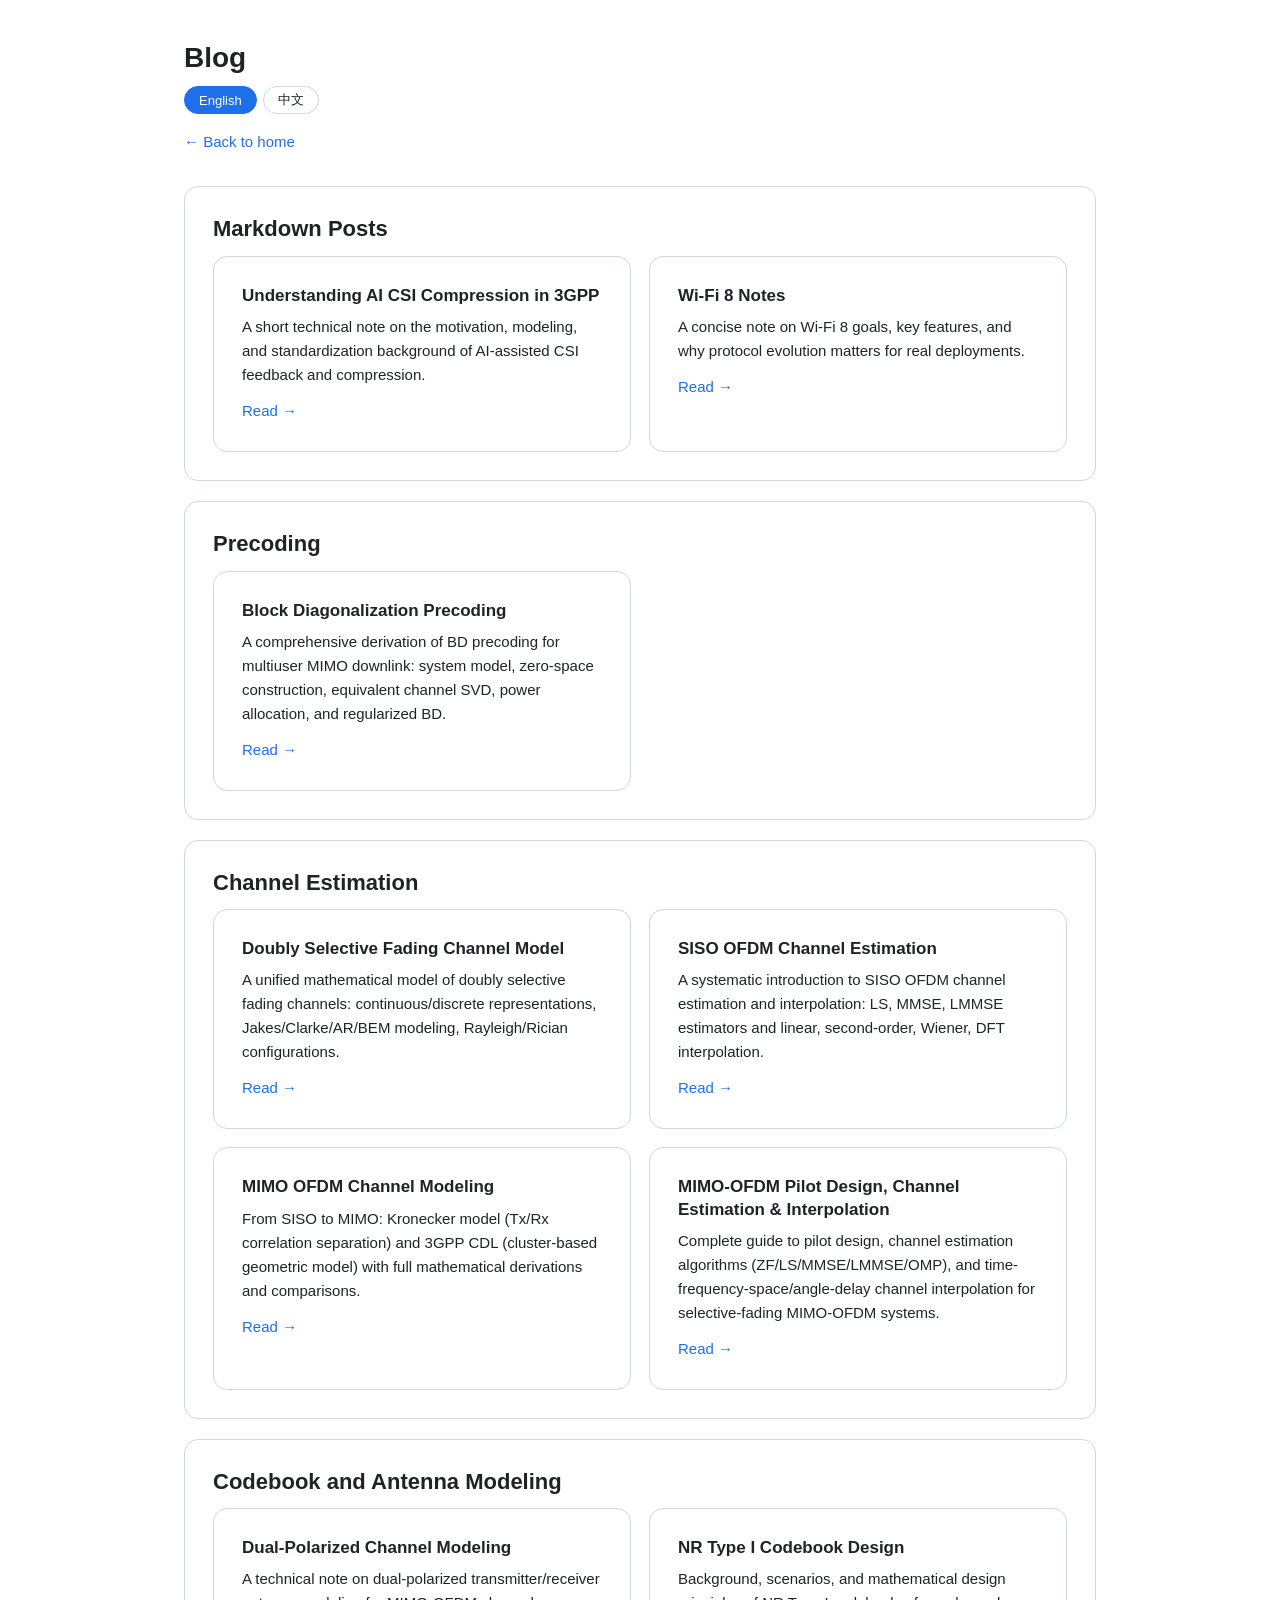
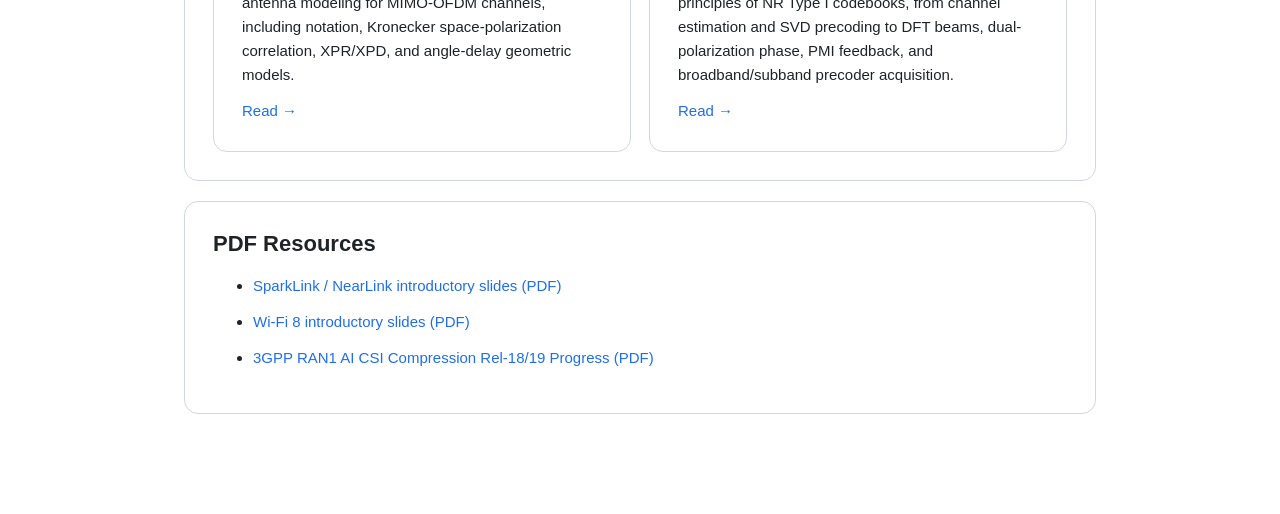
<file: blog.html>
<!doctype html>
<html lang="en">
<head>
  <meta charset="utf-8">
  <meta name="viewport" content="width=device-width, initial-scale=1">
  <title>Shicheng Hu — Blog</title>
  <link rel="stylesheet" href="https://cdnjs.cloudflare.com/ajax/libs/font-awesome/6.5.1/css/all.min.css">
  <link rel="stylesheet" href="stylesheets/styles.css">
</head>
<body>
  <div class="container">
    <header class="page-header">
      <h1 data-lang="en">Blog</h1>
      <h1 data-lang="zh">博客</h1>
      <div class="lang-toggle">
        <button type="button" data-lang-switch="en">English</button>
        <button type="button" data-lang-switch="zh">中文</button>
      </div>
      <p><a href="index.html" data-lang="en">← Back to home</a><a href="index.html" data-lang="zh">← 返回主页</a></p>
    </header>

    <!-- Markdown Posts -->
    <section class="card">
      <h2 data-lang="en">Markdown Posts</h2>
      <h2 data-lang="zh">Markdown 文章</h2>
      <div class="card-grid">
        <article class="card">
          <h3 data-lang="en">Understanding AI CSI Compression in 3GPP</h3>
          <h3 data-lang="zh">理解 3GPP 中的 AI CSI 压缩</h3>
          <p data-lang="en">A short technical note on the motivation, modeling, and standardization background of AI-assisted CSI feedback and compression.</p>
          <p data-lang="zh">一篇简短技术笔记，介绍 AI 辅助 CSI 反馈与压缩的动机、建模和标准化背景。</p>
          <a data-lang-link-en="blog-post.html?lang=en&post=ai-csi-compression" data-lang-link-zh="blog-post.html?lang=zh&post=ai-csi-compression" href="blog-post.html?lang=en&post=ai-csi-compression">Read →</a>
        </article>
        <article class="card">
          <h3 data-lang="en">Wi-Fi 8 Notes</h3>
          <h3 data-lang="zh">Wi-Fi 8 学习笔记</h3>
          <p data-lang="en">A concise note on Wi-Fi 8 goals, key features, and why protocol evolution matters for real deployments.</p>
          <p data-lang="zh">关于 Wi-Fi 8 目标、关键特性及其面向实际部署意义的一份简要笔记。</p>
          <a data-lang-link-en="blog-post.html?lang=en&post=wifi8-notes" data-lang-link-zh="blog-post.html?lang=zh&post=wifi8-notes" href="blog-post.html?lang=en&post=wifi8-notes">Read →</a>
        </article>
      </div>
    </section>

    <!-- Precoding -->
    <section class="card" id="precoding">
      <h2 data-lang="en">Precoding</h2>
      <h2 data-lang="zh">预编码</h2>
      <div class="card-grid">
        <article class="card">
          <h3 data-lang="en">Block Diagonalization Precoding</h3>
          <h3 data-lang="zh">块对角化预编码</h3>
          <p data-lang="en">A comprehensive derivation of BD precoding for multiuser MIMO downlink: system model, zero-space construction, equivalent channel SVD, power allocation, and regularized BD.</p>
          <p data-lang="zh">多用户 MIMO 下行 BD 预编码的详细推导，涵盖系统模型、零空间构造、等效信道 SVD、功率分配以及正则化 BD。</p>
          <a data-lang-link-en="blog-post.html?lang=en&file=blog/precoding/Block%20Diagonalization%20Precoding.md" data-lang-link-zh="blog-post.html?lang=zh&file=blog/precoding/Block%20Diagonalization%20Precoding.md" href="blog-post.html?lang=en&file=blog/precoding/Block%20Diagonalization%20Precoding.md">Read →</a>
        </article>
      </div>
    </section>

    <!-- Channel Estimation -->
    <section class="card" id="channel-estimation">
      <h2 data-lang="en">Channel Estimation</h2>
      <h2 data-lang="zh">信道估计</h2>
      <div class="card-grid">
        <article class="card">
          <h3 data-lang="en">Doubly Selective Fading Channel Model</h3>
          <h3 data-lang="zh">双选择性衰落信道模型</h3>
          <p data-lang="en">A unified mathematical model of doubly selective fading channels: continuous/discrete representations, Jakes/Clarke/AR/BEM modeling, Rayleigh/Rician configurations.</p>
          <p data-lang="zh">双选择性衰落信道的统一数学模型：连续/离散域表示、Jakes/Clarke/AR/BEM 建模、Rayleigh/Rician 配置。</p>
          <a data-lang-link-en="blog-post.html?lang=en&file=blog/channel_estimation/Channel_model_Double_Selective_Fading_revised.md" data-lang-link-zh="blog-post.html?lang=zh&file=blog/channel_estimation/Channel_model_Double_Selective_Fading_revised.md" href="blog-post.html?lang=en&file=blog/channel_estimation/Channel_model_Double_Selective_Fading_revised.md">Read →</a>
        </article>
        <article class="card">
          <h3 data-lang="en">SISO OFDM Channel Estimation</h3>
          <h3 data-lang="zh">SISO OFDM 信道估计</h3>
          <p data-lang="en">A systematic introduction to SISO OFDM channel estimation and interpolation: LS, MMSE, LMMSE estimators and linear, second-order, Wiener, DFT interpolation.</p>
          <p data-lang="zh">SISO OFDM 信道估计与插值的系统介绍：LS、MMSE、LMMSE 估计器以及线性、二阶、Wiener、DFT 插值方法。</p>
          <a data-lang-link-en="blog-post.html?lang=en&file=blog/channel_estimation/SISO%20OFDM%20channel%20estimation.md" data-lang-link-zh="blog-post.html?lang=zh&file=blog/channel_estimation/SISO%20OFDM%20channel%20estimation.md" href="blog-post.html?lang=en&file=blog/channel_estimation/SISO%20OFDM%20channel%20estimation.md">Read →</a>
        </article>
        <article class="card">
          <h3 data-lang="en">MIMO OFDM Channel Modeling</h3>
          <h3 data-lang="zh">MIMO OFDM 信道建模</h3>
          <p data-lang="en">From SISO to MIMO: Kronecker model (Tx/Rx correlation separation) and 3GPP CDL (cluster-based geometric model) with full mathematical derivations and comparisons.</p>
          <p data-lang="zh">从 SISO 到 MIMO：Kronecker 模型（收发相关分离）与 3GPP CDL（基于簇的几何模型），含完整数学推导与对比。</p>
          <a data-lang-link-en="blog-post.html?lang=en&file=blog/channel_estimation/MIMO%20OFDM%20channel%20modeling.md" data-lang-link-zh="blog-post.html?lang=zh&file=blog/channel_estimation/MIMO%20OFDM%20channel%20modeling.md" href="blog-post.html?lang=en&file=blog/channel_estimation/MIMO%20OFDM%20channel%20modeling.md">Read →</a>
        </article>
        <article class="card">
          <h3 data-lang="en">MIMO-OFDM Pilot Design, Channel Estimation & Interpolation</h3>
          <h3 data-lang="zh">MIMO-OFDM 导频设计、信道估计与插值</h3>
          <p data-lang="en">Complete guide to pilot design, channel estimation algorithms (ZF/LS/MMSE/LMMSE/OMP), and time-frequency-space/angle-delay channel interpolation for selective-fading MIMO-OFDM systems.</p>
          <p data-lang="zh">MIMO-OFDM 导频设计、信道估计算法（ZF/LS/MMSE/LMMSE/OMP）的系统讲解，以及选择性衰落信道下的时频空/角度-时延联合插值方法。</p>
          <a data-lang-link-en="blog-post.html?lang=en&file=blog/channel_estimation/MIMO%20OFDM%20Channel%20Estimation.md" data-lang-link-zh="blog-post.html?lang=zh&file=blog/channel_estimation/MIMOOFDMChannelEstimation.md" href="blog-post.html?lang=en&file=blog/channel_estimation/MIMO%20OFDM%20Channel%20Estimation.md">Read →</a>
        </article>
      </div>
    </section>

    <!-- Codebook -->
    <section class="card" id="codebook">
      <h2 data-lang="en">Codebook and Antenna Modeling</h2>
      <h2 data-lang="zh">码本与天线建模</h2>
      <div class="card-grid">
        <article class="card">
          <h3 data-lang="en">Dual-Polarized Channel Modeling</h3>
          <h3 data-lang="zh">双极化收发天线信道建模</h3>
          <p data-lang="en">A technical note on dual-polarized transmitter/receiver antenna modeling for MIMO-OFDM channels, including notation, Kronecker space-polarization correlation, XPR/XPD, and angle-delay geometric models.</p>
          <p data-lang="zh">面向 MIMO-OFDM 信道的双极化收发天线建模笔记，涵盖符号定义、Kronecker 空间-极化相关、XPR/XPD 以及角度-时延域几何模型。</p>
          <a data-lang-link-en="blog-post.html?lang=en&file=blog/Codebook/DualPolarizedChannelModeling.md" data-lang-link-zh="blog-post.html?lang=zh&file=blog/Codebook/DualPolarizedChannelModeling.md" href="blog-post.html?lang=en&file=blog/Codebook/DualPolarizedChannelModeling.md">Read →</a>
        </article>
        <article class="card">
          <h3 data-lang="en">NR Type I Codebook Design</h3>
          <h3 data-lang="zh">NR Type I 码本设计原理</h3>
          <p data-lang="en">Background, scenarios, and mathematical design principles of NR Type I codebooks, from channel estimation and SVD precoding to DFT beams, dual-polarization phase, PMI feedback, and broadband/subband precoder acquisition.</p>
          <p data-lang="zh">介绍 NR Type I 码本的背景、FDD/TDD 使用场景、从信道矩阵分解到预编码矩阵的数学表达，以及 DFT 波束、双极化相位、PMI 反馈和宽带/子带预编码矩阵获取。</p>
          <a data-lang-link-en="blog-post.html?lang=en&file=blog/Codebook/TypeICodeBook.md" data-lang-link-zh="blog-post.html?lang=zh&file=blog/Codebook/TypeICodeBook.md" href="blog-post.html?lang=en&file=blog/Codebook/TypeICodeBook.md">Read →</a>
        </article>
      </div>
    </section>

    <!-- PDF Resources -->
    <section class="card">
      <h2 data-lang="en">PDF Resources</h2>
      <h2 data-lang="zh">PDF 资料</h2>
      <ul>
        <li><a href="blog/StarlinkBasic.pdf">SparkLink / NearLink introductory slides (PDF)</a></li>
        <li><a href="blog/WiFi8Tutorial.pdf">Wi-Fi 8 introductory slides (PDF)</a></li>
        <li><a href="blog/AI_CSI_compression.pdf">3GPP RAN1 AI CSI Compression Rel-18/19 Progress (PDF)</a></li>
      </ul>
    </section>
  </div>
  <script src="javascripts/site.js"></script>
  <script>siteLang.initLanguageToggle('en');</script>
</body>
</html>
</file>
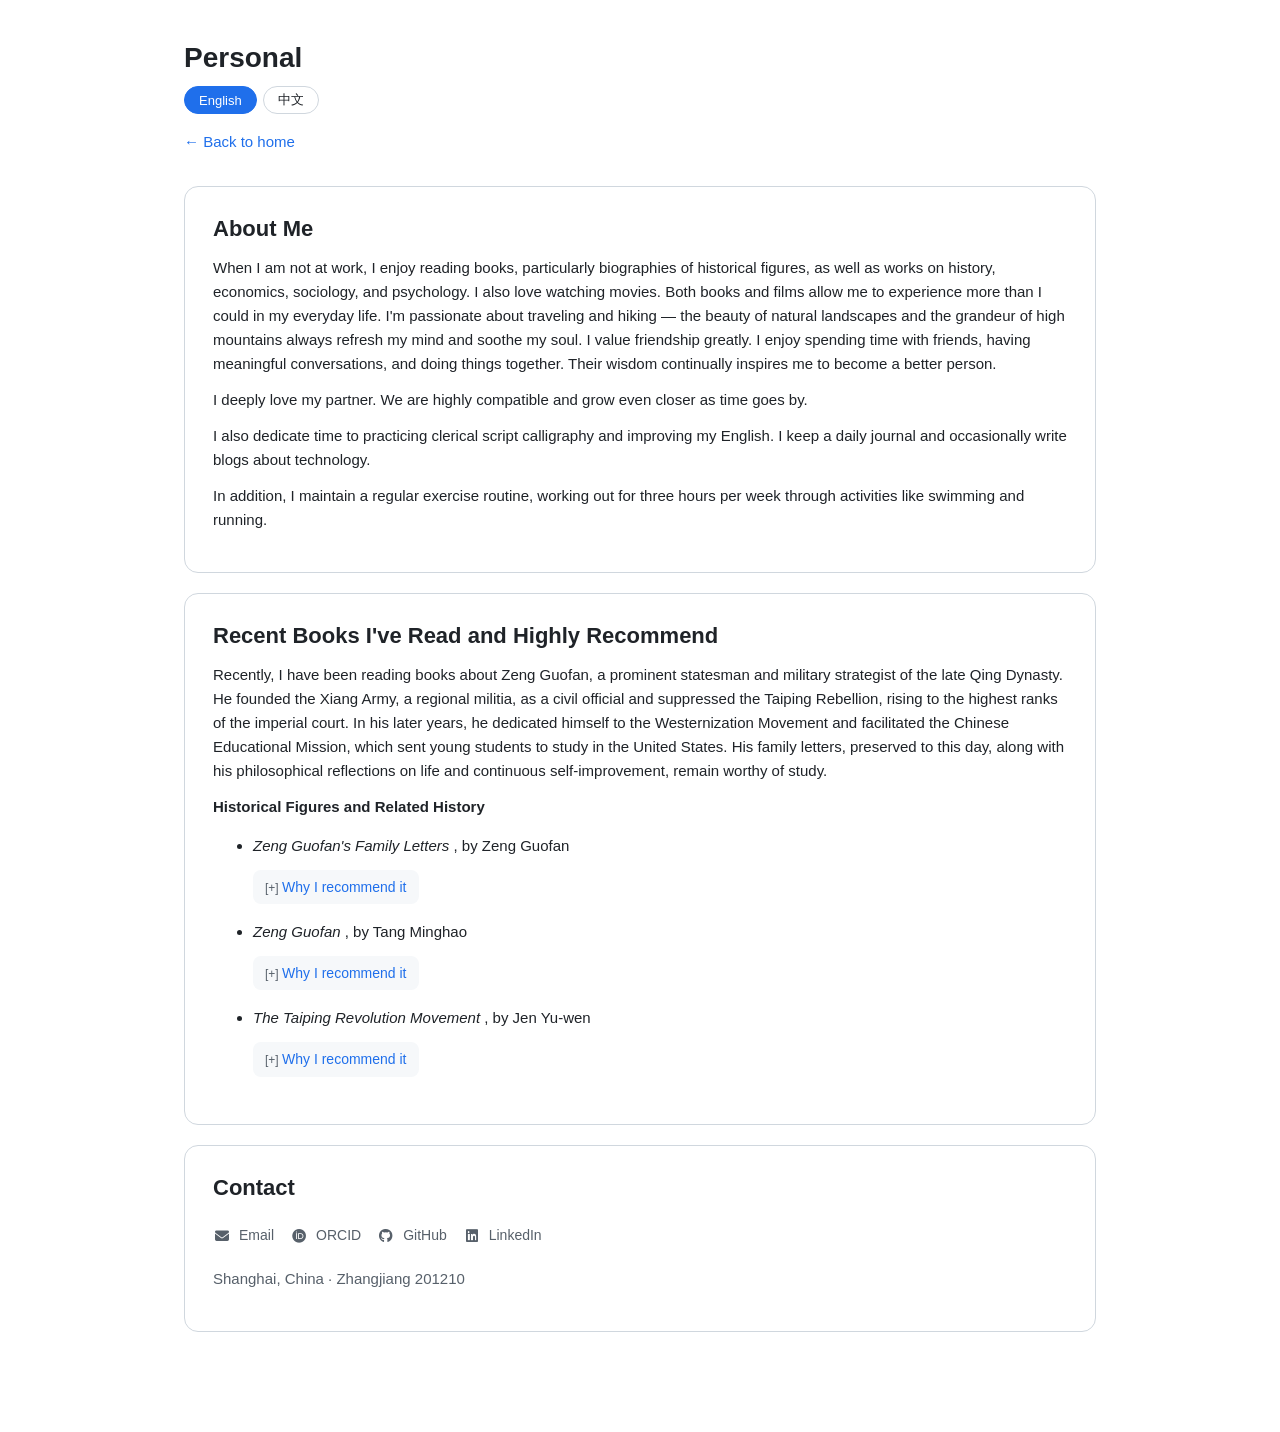
<file: personal.html>
<!doctype html>
<html lang="en">
<head>
  <meta charset="utf-8">
  <meta name="viewport" content="width=device-width, initial-scale=1">
  <title>Shicheng Hu — Personal</title>
  <link rel="stylesheet" href="https://cdnjs.cloudflare.com/ajax/libs/font-awesome/6.5.1/css/all.min.css">
  <link rel="stylesheet" href="stylesheets/styles.css">
</head>
<body>
  <div class="container">
    <header class="page-header">
      <h1 data-lang="en">Personal</h1>
      <h1 data-lang="zh">个人</h1>
      <div class="lang-toggle">
        <button type="button" data-lang-switch="en">English</button>
        <button type="button" data-lang-switch="zh">中文</button>
      </div>
      <p><a href="index.html" data-lang="en">← Back to home</a><a href="index.html" data-lang="zh">← 返回主页</a></p>
    </header>

    <!-- About Me -->
    <section class="card">
      <h2 data-lang="en">About Me</h2>
      <h2 data-lang="zh">关于我</h2>
      <p data-lang="en">When I am not at work, I enjoy reading books, particularly biographies of historical figures, as well as works on history, economics, sociology, and psychology. I also love watching movies. Both books and films allow me to experience more than I could in my everyday life. I'm passionate about traveling and hiking — the beauty of natural landscapes and the grandeur of high mountains always refresh my mind and soothe my soul. I value friendship greatly. I enjoy spending time with friends, having meaningful conversations, and doing things together. Their wisdom continually inspires me to become a better person.</p>
      <p data-lang="zh">工作之余，我热爱阅读，尤其喜欢历史人物传记，以及历史、经济、社会学和心理学方面的著作。我也很喜欢看电影。书籍和电影都让我得以体验日常生活中无法触及的更多可能性。我热衷于旅行和徒步——大自然的美丽风光和高山的壮阔总能让我神清气爽、心灵宁静。我非常珍视友情，喜欢与朋友相聚、深入交流、共同做事。他们的智慧不断激励着我成为更好的人。</p>
      <p data-lang="en">I deeply love my partner. We are highly compatible and grow even closer as time goes by.</p>
      <p data-lang="zh">我深爱我的伴侣。我们非常合拍，随着时间的推移，彼此的感情越发深厚。</p>
      <p data-lang="en">I also dedicate time to practicing clerical script calligraphy and improving my English. I keep a daily journal and occasionally write blogs about technology.</p>
      <p data-lang="zh">我也坚持练习隶书书法和提升英语水平。我每天写日记，偶尔也会撰写技术博客。</p>
      <p data-lang="en">In addition, I maintain a regular exercise routine, working out for three hours per week through activities like swimming and running.</p>
      <p data-lang="zh">此外，我保持规律的运动习惯，每周通过游泳和跑步等方式锻炼三小时。</p>
    </section>

    <!-- Books -->
    <section class="card">
      <h2 data-lang="en">Recent Books I've Read and Highly Recommend</h2>
      <h2 data-lang="zh">近期读过并强烈推荐的书籍</h2>
      <p data-lang="en">Recently, I have been reading books about Zeng Guofan, a prominent statesman and military strategist of the late Qing Dynasty. He founded the Xiang Army, a regional militia, as a civil official and suppressed the Taiping Rebellion, rising to the highest ranks of the imperial court. In his later years, he dedicated himself to the Westernization Movement and facilitated the Chinese Educational Mission, which sent young students to study in the United States. His family letters, preserved to this day, along with his philosophical reflections on life and continuous self-improvement, remain worthy of study.</p>
      <p data-lang="zh">最近我在读关于曾国藩的书。他是晚清时期杰出的政治家和军事战略家，以文官之身创建了地方团练湘军，平定了太平天国运动，最终位极人臣。晚年的他致力于洋务运动，推动了中国留美幼童计划。他流传至今的家书以及关于人生的哲学思考和持续自我完善的精神，仍然值得今人学习。</p>
      <p><b data-lang="en">Historical Figures and Related History</b><b data-lang="zh">历史人物及相关历史</b></p>
      <ul>
        <li>
          <em data-lang="en">Zeng Guofan's Family Letters</em>
          <em data-lang="zh">《曾国藩家书》</em>
          <span data-lang="en">, by Zeng Guofan</span>
          <span data-lang="zh">，曾国藩 著</span>
        </li>
        <button class="accordion-btn" data-lang="en">Why I recommend it</button>
        <button class="accordion-btn" data-lang="zh">推荐理由</button>
        <div class="accordion-panel" data-lang="en">After Zeng Guofan began his post in the Hanlin Academy in Beijing, he started corresponding with his parents and siblings in his hometown. These letters capture his principles as a person, a scholar, and an official.</div>
        <div class="accordion-panel" data-lang="zh">曾国藩在北京翰林院任职后，开始与家乡的父母和兄弟姐妹通信，这些家书记录了他的为人、为学、为官之道。</div>

        <li style="margin-top:12px">
          <em data-lang="en">Zeng Guofan</em>
          <em data-lang="zh">《曾国藩》</em>
          <span data-lang="en">, by Tang Minghao</span>
          <span data-lang="zh">，唐浩明 著</span>
        </li>
        <button class="accordion-btn" data-lang="en">Why I recommend it</button>
        <button class="accordion-btn" data-lang="zh">推荐理由</button>
        <div class="accordion-panel" data-lang="en">In my opinion, this is the most comprehensive and impartial biography of Zeng Guofan I've come across. The author has dedicated himself to studying Zeng since his PhD, making him a true authority on the subject.</div>
        <div class="accordion-panel" data-lang="zh">在我看来，这是我读过的最全面、最客观的曾国藩传记。作者自博士阶段起便专注于曾国藩研究，是该领域真正的权威。</div>

        <li style="margin-top:12px">
          <em data-lang="en">The Taiping Revolution Movement</em>
          <em data-lang="zh">《太平天国革命运动》</em>
          <span data-lang="en">, by Jen Yu-wen</span>
          <span data-lang="zh">，简又文 著</span>
        </li>
        <button class="accordion-btn" data-lang="en">Why I recommend it</button>
        <button class="accordion-btn" data-lang="zh">推荐理由</button>
        <div class="accordion-panel" data-lang="en">This is one of the few books that details the entire history of the Taiping Rebellion, from start to finish. Reading it alongside a biography of Zeng Guofan pairs perfectly for grasping the bigger picture of late Qing society.</div>
        <div class="accordion-panel" data-lang="zh">这是为数不多完整详述太平天国运动始末的著作。与曾国藩传记一起阅读，可以更好地理解晚清社会的全貌。</div>
      </ul>
    </section>

    <!-- Contact -->
    <section class="card">
      <h2 data-lang="en">Contact</h2>
      <h2 data-lang="zh">联系方式</h2>
      <div class="social-links" style="flex-direction:row; gap:16px">
        <a href="mailto:hushch2018@163.com"><i class="fas fa-envelope"></i> Email</a>
        <a href="https://orcid.org/0009-0003-9194-7979"><i class="fab fa-orcid"></i> ORCID</a>
        <a href="https://github.com/ShiCheHU"><i class="fab fa-github"></i> GitHub</a>
        <a href="https://linkedin.com/in/shicheng-hu"><i class="fab fa-linkedin"></i> LinkedIn</a>
      </div>
      <p class="muted" style="margin-top:14px" data-lang="en">Shanghai, China · Zhangjiang 201210</p>
      <p class="muted" style="margin-top:14px" data-lang="zh">中国上海 · 张江 201210</p>
    </section>
  </div>
  <script src="javascripts/site.js"></script>
  <script>siteLang.initLanguageToggle('en');</script>
</body>
</html>
</file>
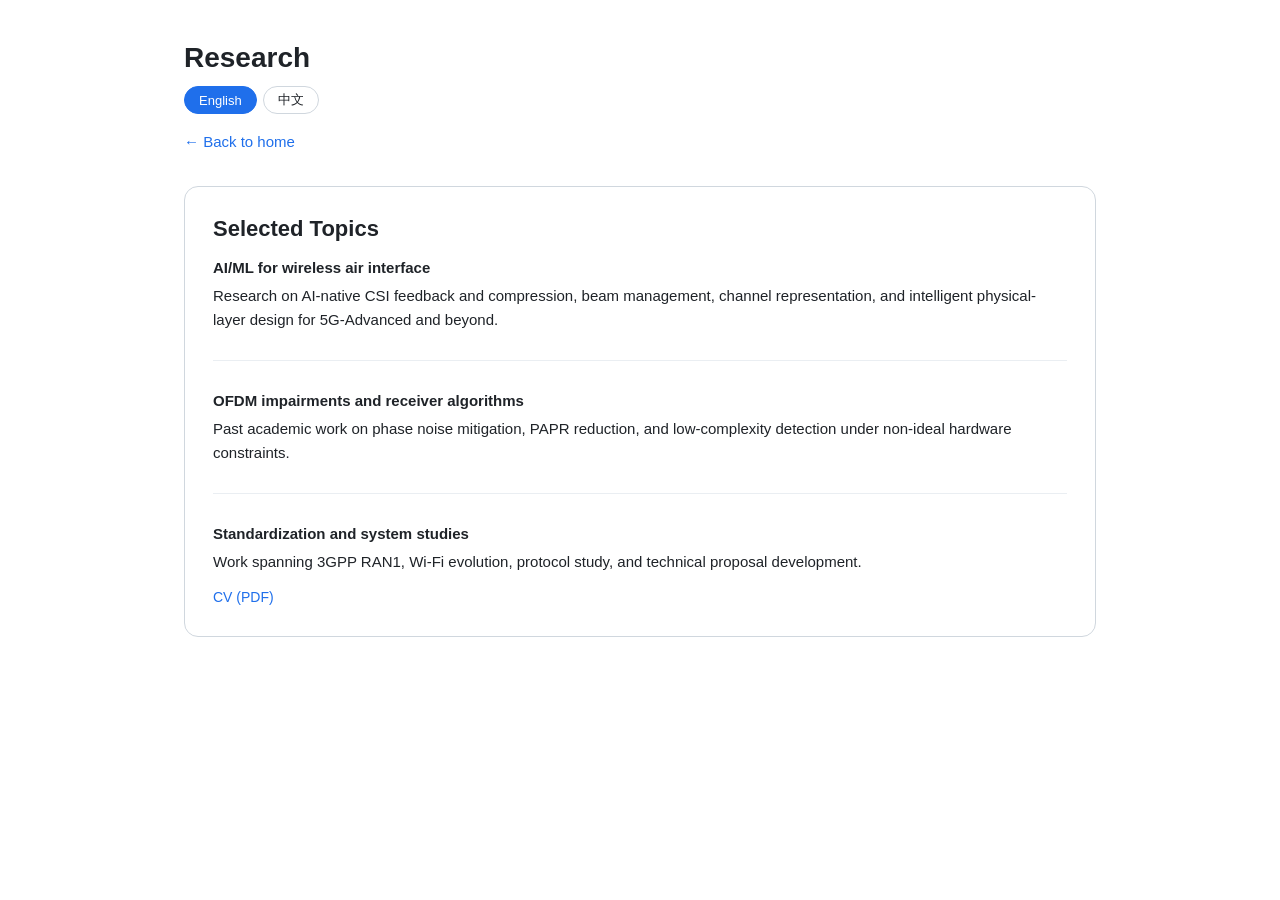
<file: research.html>
<!doctype html>
<html lang="en">
<head>
  <meta charset="utf-8">
  <meta name="viewport" content="width=device-width, initial-scale=1">
  <title>Shicheng Hu — Research</title>
  <link rel="stylesheet" href="https://cdnjs.cloudflare.com/ajax/libs/font-awesome/6.5.1/css/all.min.css">
  <link rel="stylesheet" href="stylesheets/styles.css">
</head>
<body>
  <div class="container">
    <header class="page-header">
      <h1 data-lang="en">Research</h1>
      <h1 data-lang="zh">研究</h1>
      <div class="lang-toggle">
        <button type="button" data-lang-switch="en">English</button>
        <button type="button" data-lang-switch="zh">中文</button>
      </div>
      <p><a href="index.html" data-lang="en">← Back to home</a><a href="index.html" data-lang="zh">← 返回主页</a></p>
    </header>
    <section class="card">
      <h2 data-lang="en">Selected Topics</h2>
      <h2 data-lang="zh">主要研究方向</h2>
      <ul class="item-list">
        <li>
          <span class="item-title" data-lang="en">AI/ML for wireless air interface</span>
          <span class="item-title" data-lang="zh">面向无线空口的 AI/ML</span>
          <p data-lang="en">Research on AI-native CSI feedback and compression, beam management, channel representation, and intelligent physical-layer design for 5G-Advanced and beyond.</p>
          <p data-lang="zh">聚焦 5G-Advanced 及后续演进中的 AI 原生 CSI 反馈与压缩、波束管理、信道表示以及智能物理层设计。</p>
        </li>
        <li>
          <span class="item-title" data-lang="en">OFDM impairments and receiver algorithms</span>
          <span class="item-title" data-lang="zh">OFDM 非理想影响与接收机算法</span>
          <p data-lang="en">Past academic work on phase noise mitigation, PAPR reduction, and low-complexity detection under non-ideal hardware constraints.</p>
          <p data-lang="zh">围绕相位噪声补偿、峰均比抑制以及非理想硬件约束下的低复杂度检测算法开展研究。</p>
        </li>
        <li>
          <span class="item-title" data-lang="en">Standardization and system studies</span>
          <span class="item-title" data-lang="zh">标准化与系统研究</span>
          <p data-lang="en">Work spanning 3GPP RAN1, Wi-Fi evolution, protocol study, and technical proposal development.</p>
          <p data-lang="zh">持续参与 3GPP RAN1、Wi-Fi 演进、协议研究与技术提案撰写等工作。</p>
        </li>
      </ul>
      <div class="inline-links">
        <a href="research/CV.pdf">CV (PDF)</a>
      </div>
    </section>
  </div>
  <script src="javascripts/site.js"></script>
  <script>siteLang.initLanguageToggle('en');</script>
</body>
</html>
</file>
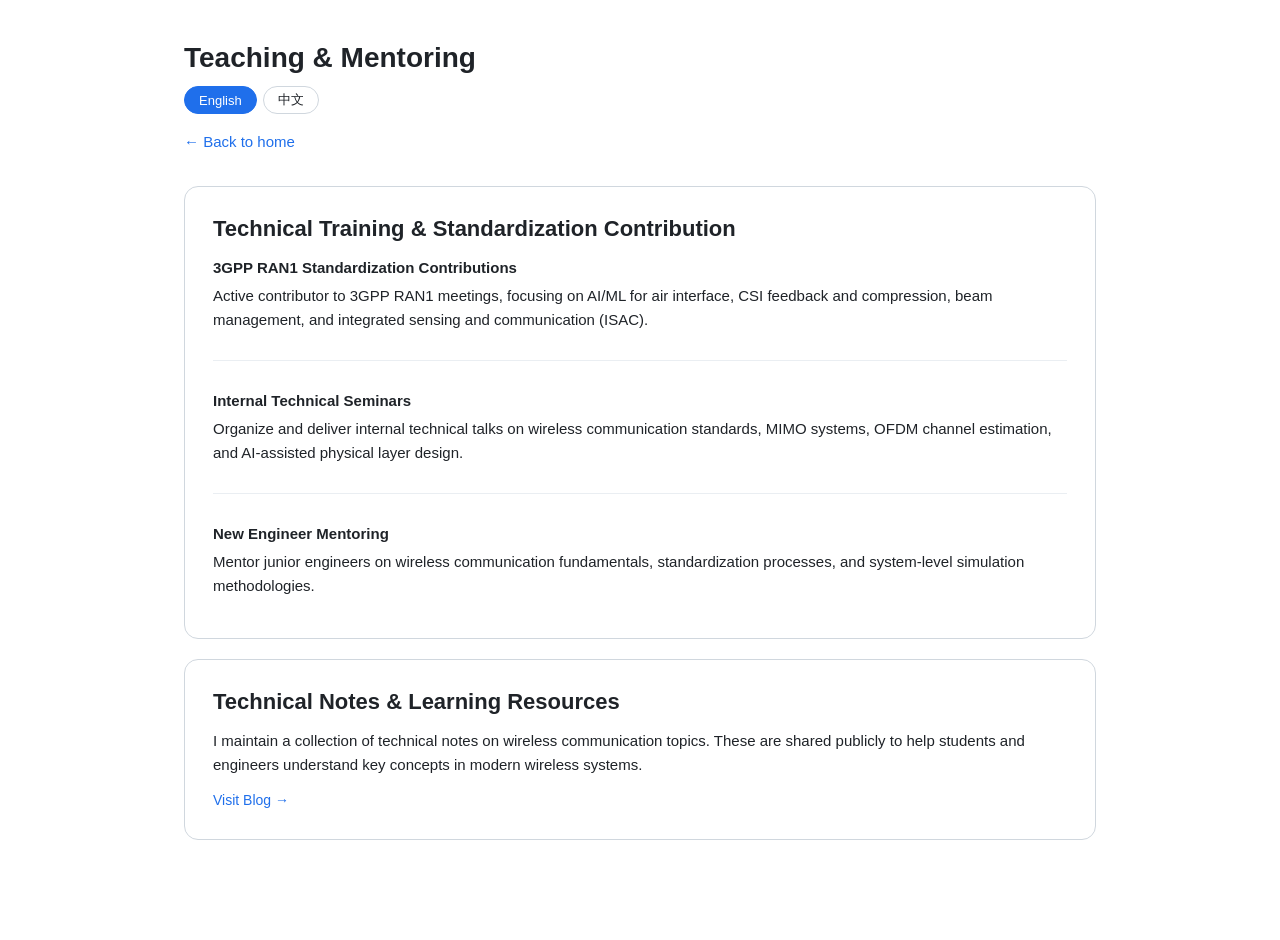
<file: teaching.html>
<!doctype html>
<html lang="en">
<head>
  <meta charset="utf-8">
  <meta name="viewport" content="width=device-width, initial-scale=1">
  <title>Shicheng Hu — Teaching &amp; Mentoring</title>
  <link rel="stylesheet" href="https://cdnjs.cloudflare.com/ajax/libs/font-awesome/6.5.1/css/all.min.css">
  <link rel="stylesheet" href="stylesheets/styles.css">
</head>
<body>
  <div class="container">
    <header class="page-header">
      <h1 data-lang="en">Teaching &amp; Mentoring</h1>
      <h1 data-lang="zh">教学与指导</h1>
      <div class="lang-toggle">
        <button type="button" data-lang-switch="en">English</button>
        <button type="button" data-lang-switch="zh">中文</button>
      </div>
      <p><a href="index.html" data-lang="en">← Back to home</a><a href="index.html" data-lang="zh">← 返回主页</a></p>
    </header>

    <section class="card">
      <h2 data-lang="en">Technical Training &amp; Standardization Contribution</h2>
      <h2 data-lang="zh">技术培训与标准化贡献</h2>
      <ul class="item-list">
        <li>
          <span class="item-title" data-lang="en">3GPP RAN1 Standardization Contributions</span>
          <span class="item-title" data-lang="zh">3GPP RAN1 标准化提案</span>
          <p data-lang="en">Active contributor to 3GPP RAN1 meetings, focusing on AI/ML for air interface, CSI feedback and compression, beam management, and integrated sensing and communication (ISAC).</p>
          <p data-lang="zh">积极参与 3GPP RAN1 会议，重点方向包括空口 AI/ML、CSI 反馈与压缩、波束管理以及通感一体化（ISAC）。</p>
        </li>
        <li>
          <span class="item-title" data-lang="en">Internal Technical Seminars</span>
          <span class="item-title" data-lang="zh">内部技术讲座</span>
          <p data-lang="en">Organize and deliver internal technical talks on wireless communication standards, MIMO systems, OFDM channel estimation, and AI-assisted physical layer design.</p>
          <p data-lang="zh">组织并进行内部技术分享，主题涵盖无线通信标准、MIMO 系统、OFDM 信道估计以及 AI 辅助物理层设计。</p>
        </li>
        <li>
          <span class="item-title" data-lang="en">New Engineer Mentoring</span>
          <span class="item-title" data-lang="zh">新员工指导</span>
          <p data-lang="en">Mentor junior engineers on wireless communication fundamentals, standardization processes, and system-level simulation methodologies.</p>
          <p data-lang="zh">指导初级工程师学习无线通信基础、标准化流程以及系统级仿真方法。</p>
        </li>
      </ul>
    </section>

    <section class="card">
      <h2 data-lang="en">Technical Notes &amp; Learning Resources</h2>
      <h2 data-lang="zh">技术笔记与学习资源</h2>
      <p data-lang="en">I maintain a collection of technical notes on wireless communication topics. These are shared publicly to help students and engineers understand key concepts in modern wireless systems.</p>
      <p data-lang="zh">我整理了一系列无线通信技术笔记，公开发布以帮助学生和工程师理解现代无线系统中的关键概念。</p>
      <div class="inline-links">
        <a href="blog.html" data-lang="en">Visit Blog →</a>
        <a href="blog.html" data-lang="zh">访问博客 →</a>
      </div>
    </section>
  </div>
  <script src="javascripts/site.js"></script>
  <script>siteLang.initLanguageToggle('en');</script>
</body>
</html>
</file>
<file: stylesheets/styles.css>
/* =========================================
   Shicheng Hu — Personal Site
   Clean, self-contained, no template legacy
   ========================================= */

/* === Reset & Base === */
*, *::before, *::after { box-sizing: border-box; }
body {
  margin: 0; padding: 0;
  font: 15px/1.6 -apple-system, BlinkMacSystemFont, "Segoe UI", Roboto, Helvetica, Arial, sans-serif;
  color: #1f2328; background: #fff;
  -webkit-font-smoothing: antialiased;
}

/* === CSS Variables === */
:root {
  --c-accent:  #1f6feb;
  --c-accent-bg: #eaf2ff;
  --c-text:    #1f2328;
  --c-muted:   #57606a;
  --c-border:  #d0d7de;
  --c-bg-soft: #f6f8fa;
  --r-card:    14px;
  --r-full:    999px;
}

/* === Typography === */
h1,h2,h3,h4 { color: var(--c-text); line-height: 1.3; margin: 0 0 12px; }
h1 { font-size: 28px; font-weight: 600; }
h2 { font-size: 22px; font-weight: 600; }
h3 { font-size: 17px; font-weight: 600; }
p, li { margin: 0 0 12px; }
a { color: var(--c-accent); text-decoration: none; }
a:hover { text-decoration: underline; }
img { max-width: 100%; }
strong, b { font-weight: 600; }
code { font-family: ui-monospace, SFMono-Regular, "SF Mono", Menlo, monospace; font-size: 13px; background: var(--c-bg-soft); padding: 2px 6px; border-radius: 4px; }
pre { background: var(--c-bg-soft); padding: 16px; border-radius: var(--r-card); overflow-x: auto; font-size: 13px; line-height: 1.5; }
pre code { background: none; padding: 0; }
blockquote {
  border-left: 3px solid var(--c-accent);
  margin: 0 0 16px; padding: 4px 16px;
  color: var(--c-muted); background: var(--c-bg-soft);
  border-radius: 0 var(--r-card) var(--r-card) 0;
}

/* === Layout Containers === */
.container { max-width: 960px; margin: 0 auto; padding: 40px 24px 80px; }

/* Homepage: sidebar + main two-column */
.home-layout { max-width: 1120px; margin: 0 auto; padding: 48px 24px 80px; display: flex; gap: 48px; align-items: flex-start; }
.home-sidebar { flex: 0 0 280px; position: sticky; top: 40px; }
.home-main { flex: 1; min-width: 0; }

/* === Page Header (sub-pages) === */
.page-header { margin-bottom: 32px; }
.page-header h1 { margin-bottom: 4px; }
.page-header > p { margin-top: 8px; }

/* === Cards === */
.card {
  background: #fff; border: 1px solid var(--c-border);
  border-radius: var(--r-card); padding: 28px; margin-bottom: 20px;
}
.hero-card { /* first card on homepage — slightly different */ }

/* === Sidebar Elements === */
.profile-img {
  width: 200px; height: 200px; border-radius: 16px;
  object-fit: cover; display: block;
  box-shadow: 0 8px 24px rgba(31,35,40,0.08);
  margin-bottom: 20px;
}
.sidebar-name { font-size: 24px; font-weight: 700; margin-bottom: 4px; }
.sidebar-desc { color: var(--c-muted); font-size: 14px; line-height: 1.5; margin-bottom: 16px; }
.sidebar-desc a { color: var(--c-text); }
.social-links { display: flex; flex-direction: column; gap: 6px; margin-top: 16px; }
.social-links a { display: flex; align-items: center; gap: 8px; font-size: 14px; color: var(--c-muted); padding: 6px 0; }
.social-links a:hover { color: var(--c-accent); text-decoration: none; }
.social-links a i { width: 18px; text-align: center; }
.footer-note { margin-top: 24px; font-size: 13px; color: var(--c-muted); }

/* === Quick Nav (homepage sidebar) === */
.quick-nav { display: flex; flex-wrap: wrap; gap: 8px; margin: 18px 0; }
.quick-nav a {
  border: 1px solid var(--c-border); border-radius: var(--r-full);
  padding: 5px 14px; font-size: 13px; color: var(--c-text);
}
.quick-nav a:hover { border-color: var(--c-accent); color: var(--c-accent); text-decoration: none; }

/* === Language Toggle === */
.lang-toggle { display: flex; gap: 6px; margin: 10px 0 16px; }
.lang-toggle button {
  border: 1px solid var(--c-border); background: #fff; color: var(--c-text);
  padding: 4px 14px; border-radius: var(--r-full); cursor: pointer; font-size: 13px;
  transition: all 0.15s;
}
.lang-toggle button:hover { border-color: var(--c-accent); color: var(--c-accent); }
.lang-toggle button.active { background: var(--c-accent); color: #fff; border-color: var(--c-accent); }

/* === Section Title === */
.section-title { margin-bottom: 14px; }

/* === Item List === */
.item-list { list-style: none; padding: 0; margin: 0; }
.item-list li { padding: 16px 0; border-bottom: 1px solid #eaeef2; }
.item-list li:last-child { border-bottom: none; padding-bottom: 0; }
.item-list li:first-child { padding-top: 0; }
.item-title { font-weight: 600; display: block; color: var(--c-text); margin-bottom: 4px; }
.item-meta { color: var(--c-muted); font-size: 13px; margin-bottom: 4px; }

/* === Badge === */
.badge {
  display: inline-block; font-size: 12px; color: var(--c-accent);
  background: var(--c-accent-bg); border-radius: var(--r-full);
  padding: 3px 10px; margin-bottom: 10px; font-weight: 500;
}

/* === Card Grid (blog posts) === */
.card-grid { display: grid; grid-template-columns: repeat(2, 1fr); gap: 18px; }
.card-grid .card { margin-bottom: 0; }
.card-grid .card h3 { margin-bottom: 8px; }

/* === Inline Links Row === */
.inline-links { display: flex; flex-wrap: wrap; gap: 12px; margin-top: 12px; }
.inline-links a { font-size: 14px; }

/* === Markdown Content (blog posts) === */
.markdown-body {
  background: #fff; border: 1px solid var(--c-border);
  border-radius: var(--r-card); padding: 32px;
}
.markdown-body > *:first-child { margin-top: 0; }
.markdown-body > *:last-child { margin-bottom: 0; }
.markdown-body h1, .markdown-body h2, .markdown-body h3 { margin-top: 1.4em; }
.markdown-body h1:first-child { margin-top: 0; }
.markdown-body table { width: 100%; border-collapse: collapse; margin-bottom: 16px; }
.markdown-body th, .markdown-body td { text-align: left; padding: 8px 12px; border: 1px solid var(--c-border); }
.markdown-body th { background: var(--c-bg-soft); font-weight: 600; }
.markdown-body img { border-radius: 8px; }

/* KaTeX math overflow */
.katex-display { overflow-x: auto; overflow-y: hidden; }
.katex { font-size: 1.05em; }

/* === Accordion (personal page) === */
.accordion-btn {
  font: inherit; cursor: pointer; border: none; background: var(--c-bg-soft);
  text-align: left; padding: 6px 12px; border-radius: 8px; color: var(--c-accent);
  font-size: 14px; margin-bottom: 4px; transition: background 0.2s;
}
.accordion-btn:hover { background: #e8ecf1; }
.accordion-btn::before { content: "[+] "; font-size: 12px; color: var(--c-muted); }
.accordion-btn.open::before { content: "[\2212] "; }
.accordion-panel { display: none; padding: 8px 14px; margin-bottom: 8px; background: #fafbfc; border-radius: 8px; color: var(--c-muted); font-size: 14px; }
.accordion-panel.show { display: block; }

/* === Utility === */
.muted { color: var(--c-muted); }
.text-sm { font-size: 14px; }

/* =========================================
   Responsive
   ========================================= */
@media (max-width: 900px) {
  .home-layout { flex-direction: column; padding: 32px 20px 60px; }
  .home-sidebar { position: static; flex: none; width: 100%; text-align: center; }
  .home-sidebar .profile-img { margin: 0 auto 20px; }
  .home-sidebar .social-links { flex-direction: row; flex-wrap: wrap; justify-content: center; gap: 14px; }
  .home-sidebar .quick-nav { justify-content: center; }
  .home-main { width: 100%; }
  .card-grid { grid-template-columns: 1fr; }
  .container { padding: 28px 20px 60px; }
  .markdown-body { padding: 24px; }
  h1 { font-size: 24px; }
}
@media (max-width: 480px) {
  body { font-size: 14px; }
  .home-layout { padding: 20px 16px 40px; }
  .card { padding: 20px; }
  .markdown-body { padding: 18px; }
}
</file>
